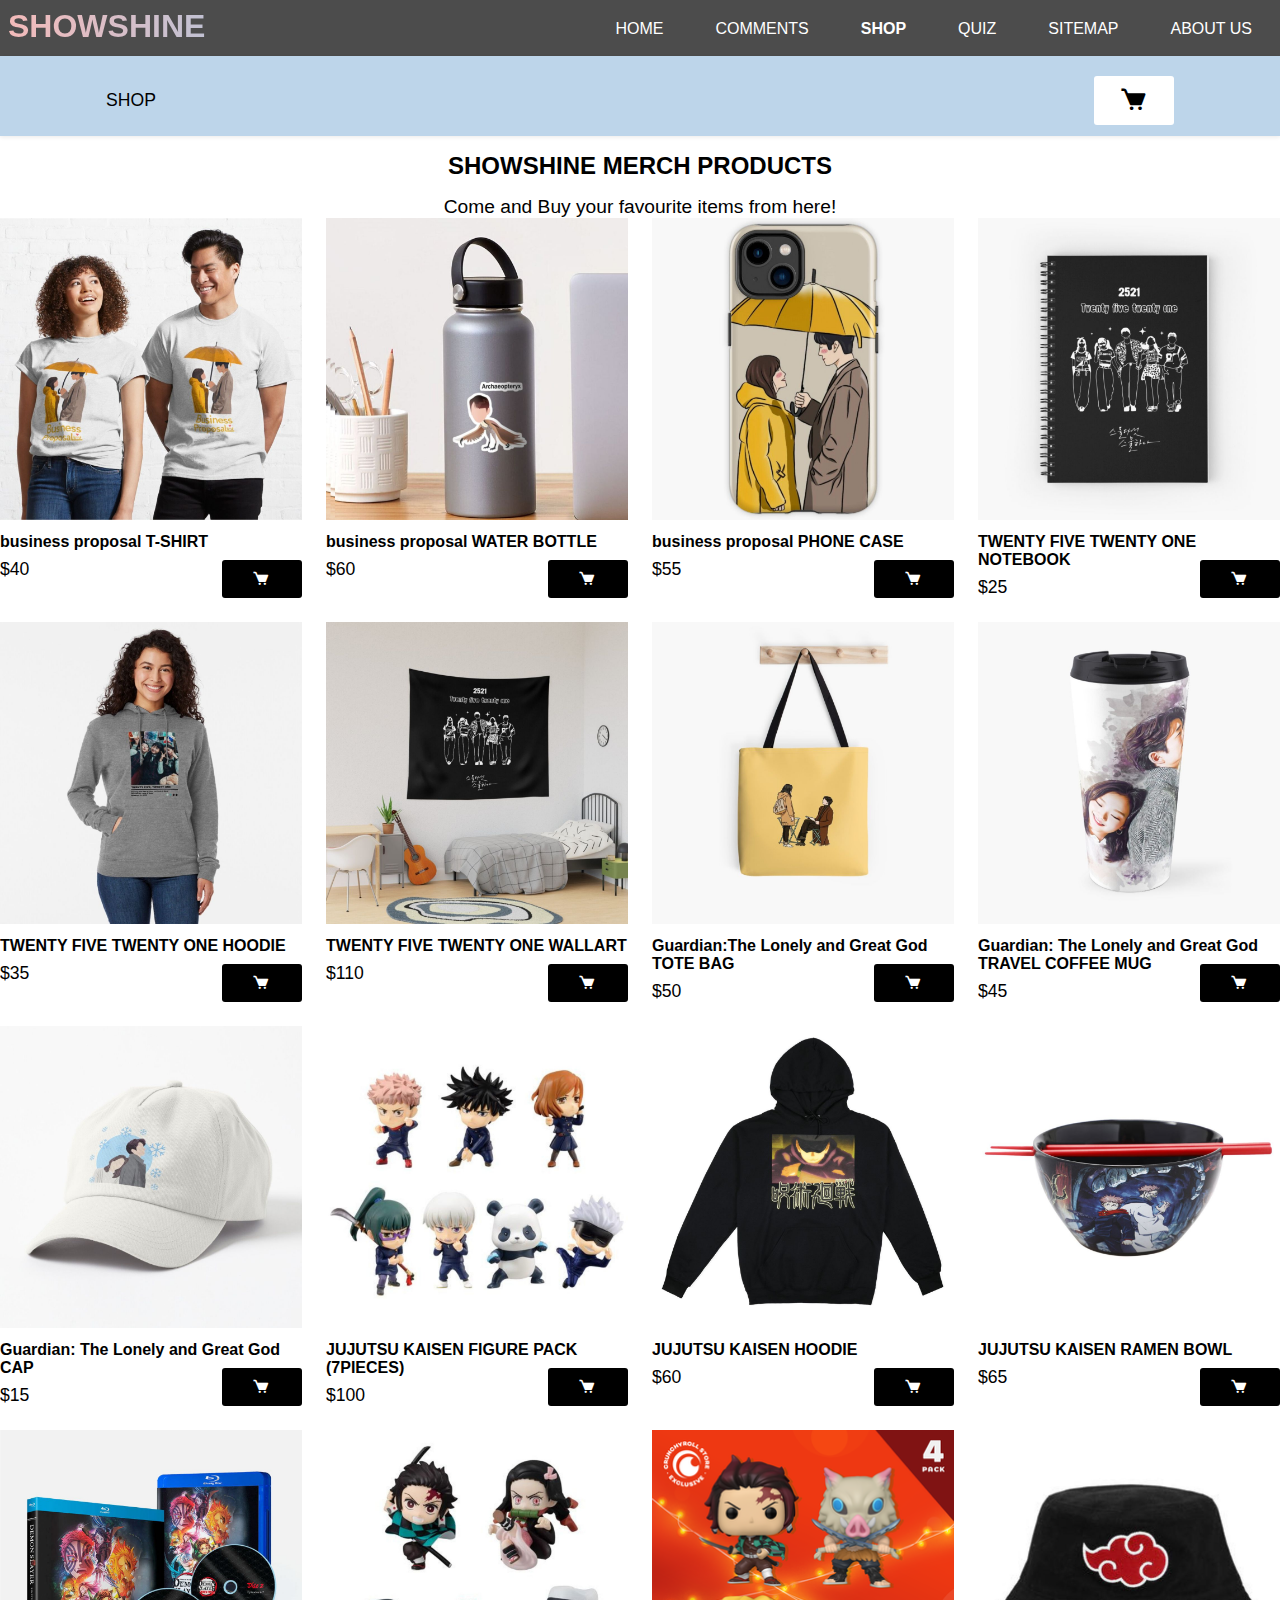
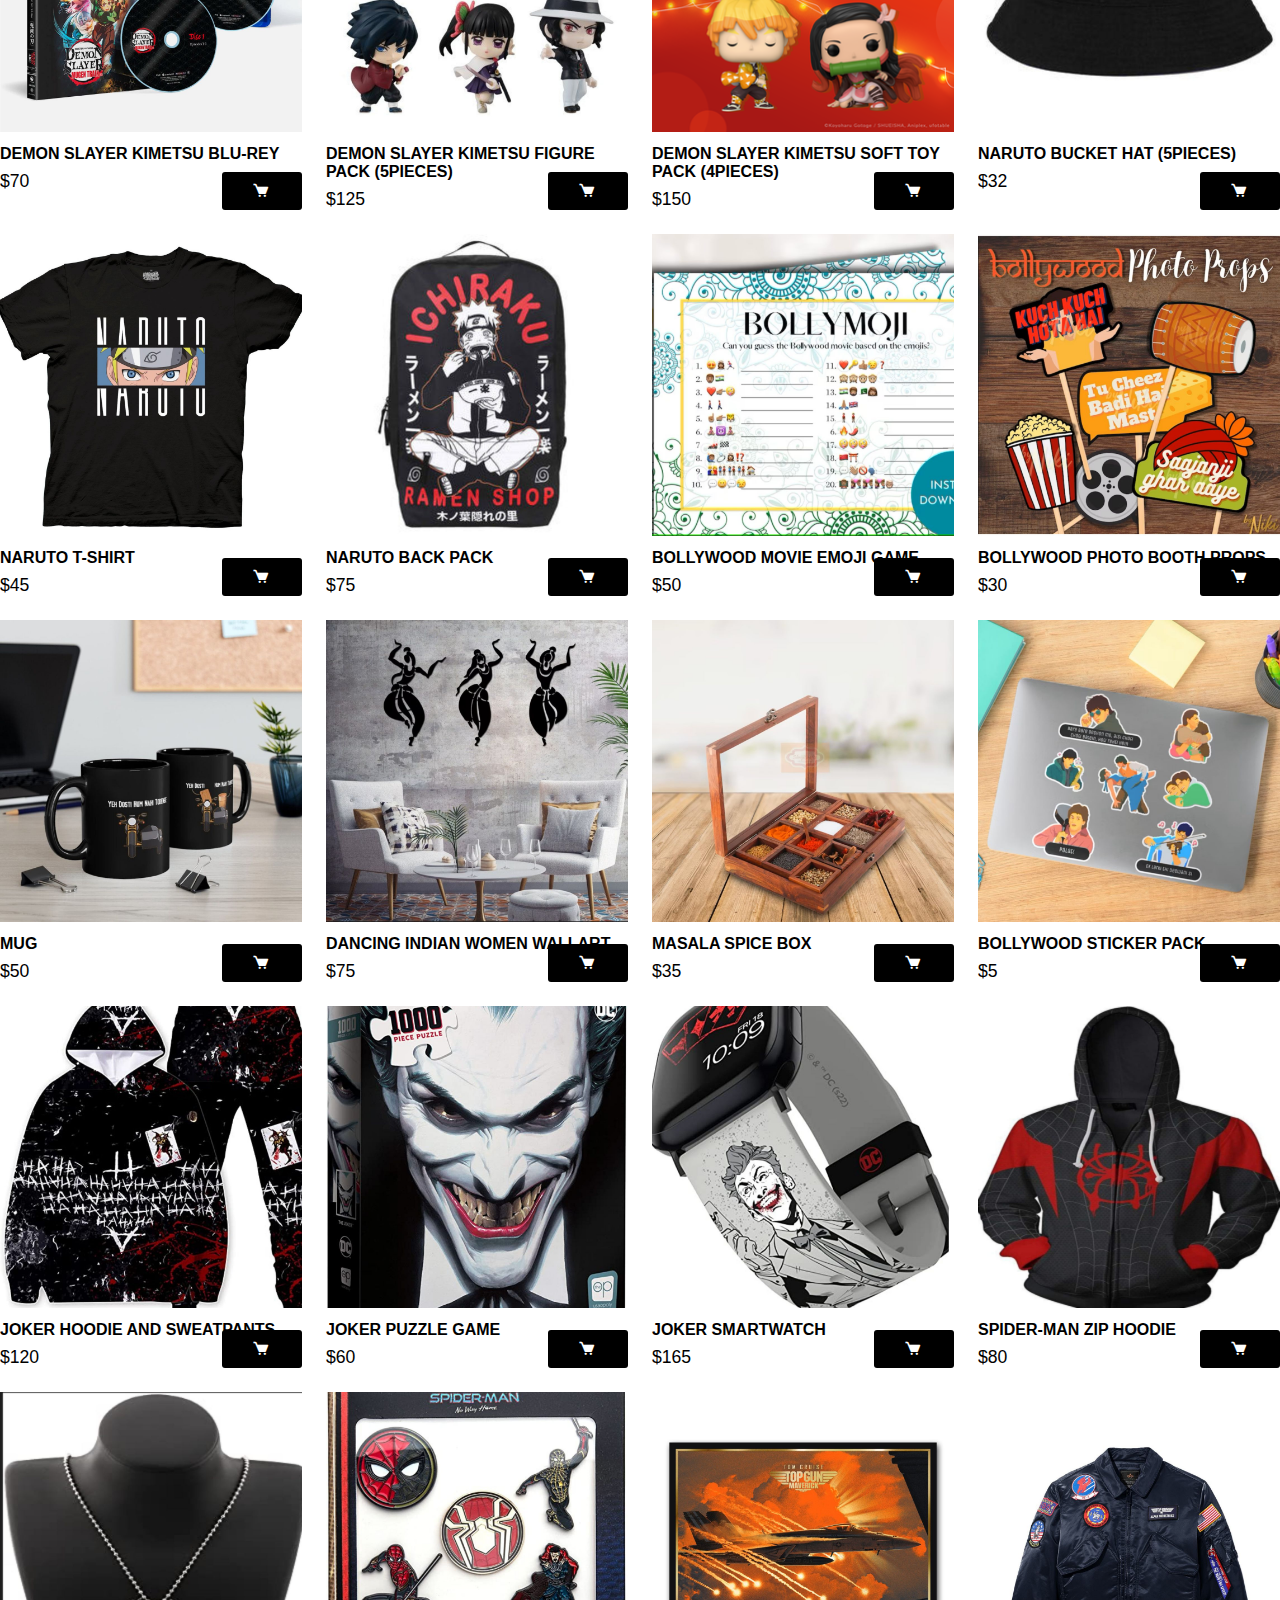
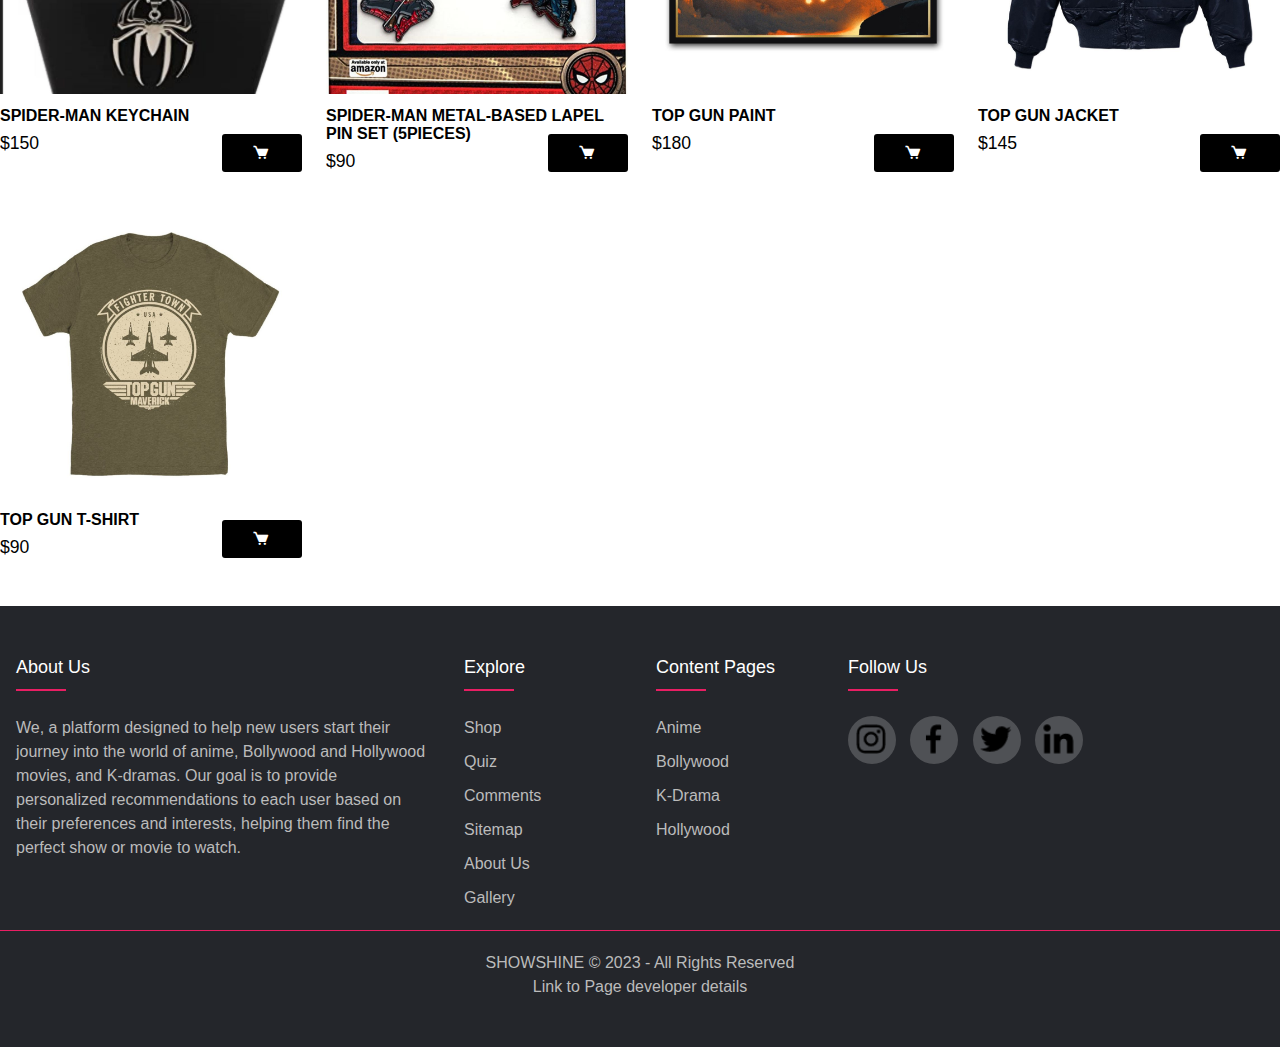
<file: buypro.html>
<!DOCTYPE html>
<html lang="en">
<head>
    <meta charset="UTF-8">
    <meta http-equiv="X-UA-Compatible" content="IE=edge">
    <meta name="viewport" content="width=device-width, initial-scale=1.0">
    <title>Student1</title>
    <link rel="stylesheet" href="buypro.css">
    <!-- Icons -->
    <link href='https://unpkg.com/boxicons@2.1.4/css/boxicons.min.css' rel='stylesheet'>
    <link rel="stylesheet" href="common.css">

</head>
<body>

    <header class="nav-header">
        <h1 class="gradient-text logo">SHOWSHINE</h1>
        <input type="checkbox" id="nav-toggle" class="nav-toggle">
        <label for="nav-toggle" class="nav-toggle-label">
          <span></span>
        </label>
        <nav>
          <ul class="nav-elements">
            <li class="nav-item"><a href="#home.html">Home</a></li>
            <li class="nav-item"><a href="#">Comments</a></li>
            <li class="nav-item"><a class="display" href="shop.html">Shop</a></li>
            <li class="nav-item"><a href="quiz.html">Quiz</a></li>
            <li class="nav-item"><a href="sitemap.html">SiteMap</a></li>
            <li class="nav-item"><a href="aboutus.html">About us</a></li>
          </ul>
        </nav>
    </header>

    <header class="shop-header">
        <div class="nav container">
            <p class="shop">SHOP</p>
            <i class='bx bxs-cart' id="cart"></i>
            <div class="cart">
                <h2 class="cart-title">YOUR CART</h2>
                <div class="cart-content">
                </div>
                <div class="total">
                    <div class="total-title">TOTAL</div>
                    <div class="total-price">$0</div>
                </div>
                <button type="button" class="btn-buy">Buy Now</button>
                <i class='bx bxs-x-square' id="close-cart"></i>
                <a class="a-btn" href="payment.html">Pay Now</a>
                <!-- <button type="button" class="btn-pay"></button> -->

            </div>
        </div>
    </header>
    <section class="shop conntaine">
        <h2 class="section-title">SHOWSHINE MERCH PRODUCTS</h2>
        <h3 class="title">Come and Buy your favourite items from here!</h3>
        <div class="shop-content">
            <div class="product-box">
                <img src="3.bs-t.jpg" alt="" class="product-img">
                <h2 class="product-title">business proposal T-SHIRT</h2>
                <span class="price">$40</span>
                <i class='bx bxs-cart add-cart'></i>
            </div>
            <div class="product-box">
                <img src="2.bottel.jpg" alt="" class="product-img">
                <h2 class="product-title">business proposal WATER BOTTLE</h2>
                <span class="price">$60</span>
                <i class='bx bxs-cart add-cart'></i>
            </div>
            <div class="product-box">
                <img src="4.phcover.jpg" alt="" class="product-img">
                <h2 class="product-title">business proposal PHONE CASE</h2>
                <span class="price">$55</span>
                <i class='bx bxs-cart add-cart'></i>
            </div>
            <!-- <h3 class="title">BlackPink</h3> -->
            <div class="product-box">
                <img src="31.book.jpg" alt="" class="product-img">
                <h2 class="product-title">TWENTY FIVE TWENTY ONE NOTEBOOK</h2>
                <span class="price">$25</span>
                <i class='bx bxs-cart add-cart'></i>
            </div><div class="product-box">
                <img src="30.t.jpg" alt="" class="product-img">
                <h2 class="product-title">TWENTY FIVE TWENTY ONE HOODIE</h2>
                <span class="price">$35</span>
                <i class='bx bxs-cart add-cart'></i>
            </div><div class="product-box">
                <img src="32.wall.jpg" alt="" class="product-img">
                <h2 class="product-title">TWENTY FIVE TWENTY ONE WALLART</h2>
                <span class="price">$110</span>
                <i class='bx bxs-cart add-cart'></i>
            </div>
            <!-- <h3 class="title">Stray Kids</h3> -->
            <div class="product-box">
                <img src="7.anime.jpg" alt="" class="product-img">
                <h2 class="product-title">Guardian:The Lonely and Great God TOTE BAG</h2>
                <span class="price">$50</span>
                <i class='bx bxs-cart add-cart'></i>
            </div><div class="product-box">
                <img src="8.hot.jpg" alt="" class="product-img">
                <h2 class="product-title">Guardian: The Lonely and Great God TRAVEL COFFEE MUG</h2>
                <span class="price">$45</span>
                <i class='bx bxs-cart add-cart'></i>
            </div><div class="product-box">
                <img src="26.cap.jpg" alt="" class="product-img">
                <h2 class="product-title">Guardian: The Lonely and Great God CAP</h2>
                <span class="price">$15</span>
                <i class='bx bxs-cart add-cart'></i>
            </div>
            <!-- <h2 class="section-title">ANIME PRODUCTS</h2>
            <h3 class="title">Jujutsu Kaisen</h3> -->
            <div class="product-box">
                <img src="12.anime.jpg" alt="" class="product-img">
                <h2 class="product-title">JUJUTSU KAISEN FIGURE PACK (7PIECES)</h2>
                <span class="price">$100</span>
                <i class='bx bxs-cart add-cart'></i>
            </div>
            <div class="product-box">
                <img src="13.hoodie.jpg" alt="" class="product-img">
                <h2 class="product-title">JUJUTSU KAISEN HOODIE</h2>
                <span class="price">$60</span>
                <i class='bx bxs-cart add-cart'></i>
            </div>
            <div class="product-box">
                <img src="14.ramen.jpg" alt="" class="product-img">
                <h2 class="product-title">JUJUTSU KAISEN RAMEN BOWL</h2>
                <span class="price">$65</span>
                <i class='bx bxs-cart add-cart'></i>
            </div>
            <!-- <h3 class="title">Demon Slayesr Kimetsu</h3> -->
            <div class="product-box">
                <img src="6.anime.jpg" alt="" class="product-img">
                <h2 class="product-title">DEMON SLAYER KIMETSU BLU-REY</h2>
                <span class="price">$70</span>
                <i class='bx bxs-cart add-cart'></i>
            </div><div class="product-box">
                <img src="5.anime.jpg" alt="" class="product-img">
                <h2 class="product-title">DEMON SLAYER KIMETSU FIGURE PACK (5PIECES)</h2>
                <span class="price">$125</span>
                <i class='bx bxs-cart add-cart'></i>
            </div><div class="product-box">
                <img src="Demon_Slayer_Kimetsu_Toy.jpeg" alt="" class="product-img">
                <h2 class="product-title">DEMON SLAYER KIMETSU SOFT TOY PACK (4PIECES)</h2>
                <span class="price">$150</span>
                <i class='bx bxs-cart add-cart'></i>
            </div>
            <!-- <h3 class="title">Naruto</h3> -->
            <div class="product-box">
                <img src="16.anime.jpg" alt="" class="product-img">
                <h2 class="product-title">NARUTO BUCKET HAT (5PIECES)</h2>
                <span class="price">$32</span>
                <i class='bx bxs-cart add-cart'></i>
            </div>
            <div class="product-box">
                <img src="17.anime.jpg" alt="" class="product-img">
                <h2 class="product-title">NARUTO T-SHIRT</h2>
                <span class="price">$45</span>
                <i class='bx bxs-cart add-cart'></i>
            </div>
            <div class="product-box">
                <img src="15.anime.jpg" alt="" class="product-img">
                <h2 class="product-title">NARUTO BACK PACK</h2>
                <span class="price">$75</span>
                <i class='bx bxs-cart add-cart'></i>
            </div>
        <!-- <h2 class="section-title">BOLLYWOOD</h2> -->
            <div class="product-box">
                    <img src="19.bolly.jpg" alt="" class="product-img">
                    <h2 class="product-title">BOLLYWOOD MOVIE EMOJI GAME</h2>
                    <span class="price">$50</span>
                    <i class='bx bxs-cart add-cart'></i>
            </div>
            <div class="product-box">
                <img src="18.bolly.jpg" alt="" class="product-img">
                <h2 class="product-title">BOLLYWOOD PHOTO BOOTH PROPS</h2>
                <span class="price">$30</span>
                <i class='bx bxs-cart add-cart'></i>
            </div>
            <div class="product-box">
                <img src="1.mug.jpg" alt="" class="product-img">
                <h2 class="product-title">MUG</h2>
                <span class="price">$50</span>
                <i class='bx bxs-cart add-cart'></i>
            </div>
            <div class="product-box">
                <img src="21.bolly.jpg" alt="" class="product-img">
                <h2 class="product-title">DANCING INDIAN WOMEN WALLART</h2>
                <span class="price">$75</span>
                <i class='bx bxs-cart add-cart'></i>
            </div>
            <div class="product-box">
                <img src="22.bolly.jpg" alt="" class="product-img">
                <h2 class="product-title">MASALA SPICE BOX</h2>
                <span class="price">$35</span>
                <i class='bx bxs-cart add-cart'></i>
            </div>
            <div class="product-box">
                <img src="20.bolly.jpg" alt="" class="product-img">
                <h2 class="product-title">BOLLYWOOD STICKER PACK</h2>
                <span class="price">$5</span>
                <i class='bx bxs-cart add-cart'></i>
            </div>
        <!-- <h2 class="section-title">HOLLYWOOD</h2>
        <h3 class="title">Joker</h3> -->
            <div class="product-box">
                <img src="9.full.jpg" alt="" class="product-img">
                <h2 class="product-title">JOKER HOODIE AND SWEATPANTS</h2>
                <span class="price">$120</span>
                <i class='bx bxs-cart add-cart'></i>
            </div>
            <div class="product-box">
                <img src="10.joker.jpg" alt="" class="product-img">
                <h2 class="product-title">JOKER PUZZLE GAME</h2>
                <span class="price">$60</span>
                <i class='bx bxs-cart add-cart'></i>
            </div>
            <div class="product-box">
                <img src="11.joker.jpg" alt="" class="product-img">
                <h2 class="product-title">JOKER SMARTWATCH</h2>
                <span class="price">$165</span>
                <i class='bx bxs-cart add-cart'></i>
            </div>
            <!-- <h3 class="title">Spider-Man</h3> -->
            <div class="product-box">
                <img src="24.hoodie.jpg" alt="" class="product-img">
                <h2 class="product-title">SPIDER-MAN ZIP HOODIE</h2>
                <span class="price">$80</span>
                <i class='bx bxs-cart add-cart'></i>
            </div><div class="product-box">
                <img src="23.necles.jpg" alt="" class="product-img">
                <h2 class="product-title">SPIDER-MAN KEYCHAIN</h2>
                <span class="price">$150</span>
                <i class='bx bxs-cart add-cart'></i>
            </div><div class="product-box">
                <img src="25.spi.jpg" alt="" class="product-img">
                <h2 class="product-title">SPIDER-MAN METAL-BASED LAPEL PIN SET (5PIECES)</h2>
                <span class="price">$90</span>
                <i class='bx bxs-cart add-cart'></i>
            </div>
            <!-- <h3 class="title">Top Gun</h3> -->
            <div class="product-box">
                <img src="28.top.jpg" alt="" class="product-img">
                <h2 class="product-title">TOP GUN PAINT</h2>
                <span class="price">$180</span>
                <i class='bx bxs-cart add-cart'></i>
            </div>
            <div class="product-box">
                <img src="27.top.jpg" alt="" class="product-img">
                <h2 class="product-title">TOP GUN JACKET</h2>
                <span class="price">$145</span>
                <i class='bx bxs-cart add-cart'></i>
            </div>
            <div class="product-box">
                <img src="29.top.jpg" alt="" class="product-img">
                <h2 class="product-title">TOP GUN T-SHIRT</h2>
                <span class="price">$90</span>
                <i class='bx bxs-cart add-cart'></i>
            </div>
        </div>
    </section>

    <footer class="footer">
        <div class="footer_container">
          <div class="footer_row">
    
            <div class="footer-col aboutus">
              <h4>About Us</h4>
              <p>
                We, a platform designed to help new users start their journey into the world of anime, Bollywood and
                Hollywood movies, and K-dramas.
                Our goal is to provide personalized recommendations to each user based on their preferences and interests,
                helping them find the perfect show or movie to watch.
              </p>
            </div>
    
            <div class="footer-col explore">
              <h4>Explore</h4>
              <ul>
                <li><a href="buypro.html">shop</a></li>
                <li><a href="#">quiz</a></li>
                <!-- li>a to get many at once -->
                <li><a href="comments.html">comments</a></li>
                <li><a href="#">sitemap</a></li>
                <li><a href="team.html">about us</a></li>
                <li><a href="#">gallery</a></li>
              </ul>
            </div>
    
            <div class="footer-col shop-footer">
              <h4>Content Pages</h4>
              <ul>
                <li><a href="shop.html">Anime </a></li>
                <li><a href="shop.html">Bollywood </a></li>
                <li><a href="kdrama.html">K-Drama </a></li>
                <li><a href="shop.html">Hollywood</a></li>
              </ul>
            </div>
    
            <div class="footer-col links">
              <h4>follow us</h4>
              <div class="social-links">
                <a href="https://www.instagram.com/"><img src="instagram-logo-24.png" alt="icon-instagram"></a>
                <a href="https://www.facebook.com/"><img src="facebook-logo-24.png" alt="facebook-logo"></a>
                <a href="https://twitter.com/?lang=en"><img src="twitter-logo-24.png" alt="twitter-logo"></a>
                <a href="https://www.linkedin.com/"><img src="linkedin-logo-24.png" alt="linkedin-logo"></a>
              </div>
            </div>
          </div>
          <hr>
          <p class="footer_copyright">SHOWSHINE © 2023 - All Rights Reserved</p>
          <div class="footer_page_editor">
            <a href="editor.html">Link to Page developer details</a>
          </div>
        </div>
      </footer>

    <script src="buypro.js"></script>
</body>
</html>
</file>
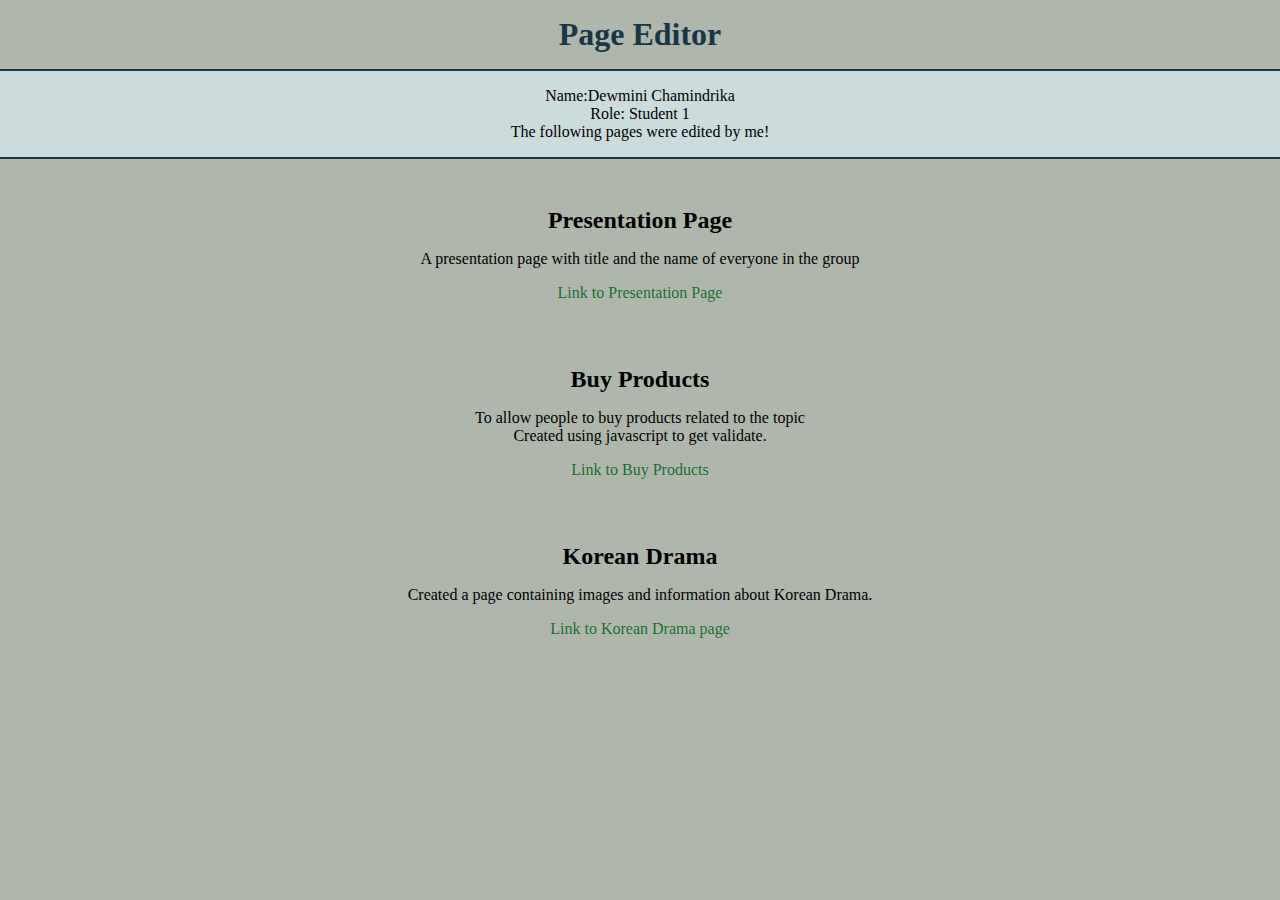
<file: editor.html>
<!DOCTYPE html>
<html lang="en">
  <head>
    <meta charset="UTF-8">
    <meta http-equiv="X-UA-Compatible" content="IE=edge">
    <meta name="viewport" content="width=device-width, initial-scale=1.0">
    <link rel="stylesheet" href="editor.css">
    <title>Page Editor - Dewmini Chamindrika</title>
  </head>
  <body>
    <header>
      <h1>Page Editor</h1>
      <hr>
      <div class="details">
        <p>Name:Dewmini Chamindrika</p>
        <p>Role: Student 1</p>
        <p>The following pages were edited by me!</p>
      </div>
      <hr>
    </header>

    <main>
      <div class="content">
        <h2>Presentation Page</h2>
        <p>A presentation page with title and the name of everyone in the group</p>
        <div class="content-link">
          <a href="presentetion.html">Link to Presentation Page</a>
        </div>
      </div>

      <div class="content">
        <h2> Buy Products</h2>
        <p>To allow people to buy products related to the topic</p>
        <p>Created using javascript to get validate.</p>
        <div class="content-link">
          <a href="buypro.html">Link to Buy Products</a>
        </div>
      </div>

      <div class="content">
        <h2>Korean Drama</h2>
        <p>Created a page containing images and information about Korean Drama.</p>
        <div class="content-link">
          <a href="kdrama.html">Link to Korean Drama page</a>
        </div>
      </div>
    </main>
  </body>
</html>
</file>
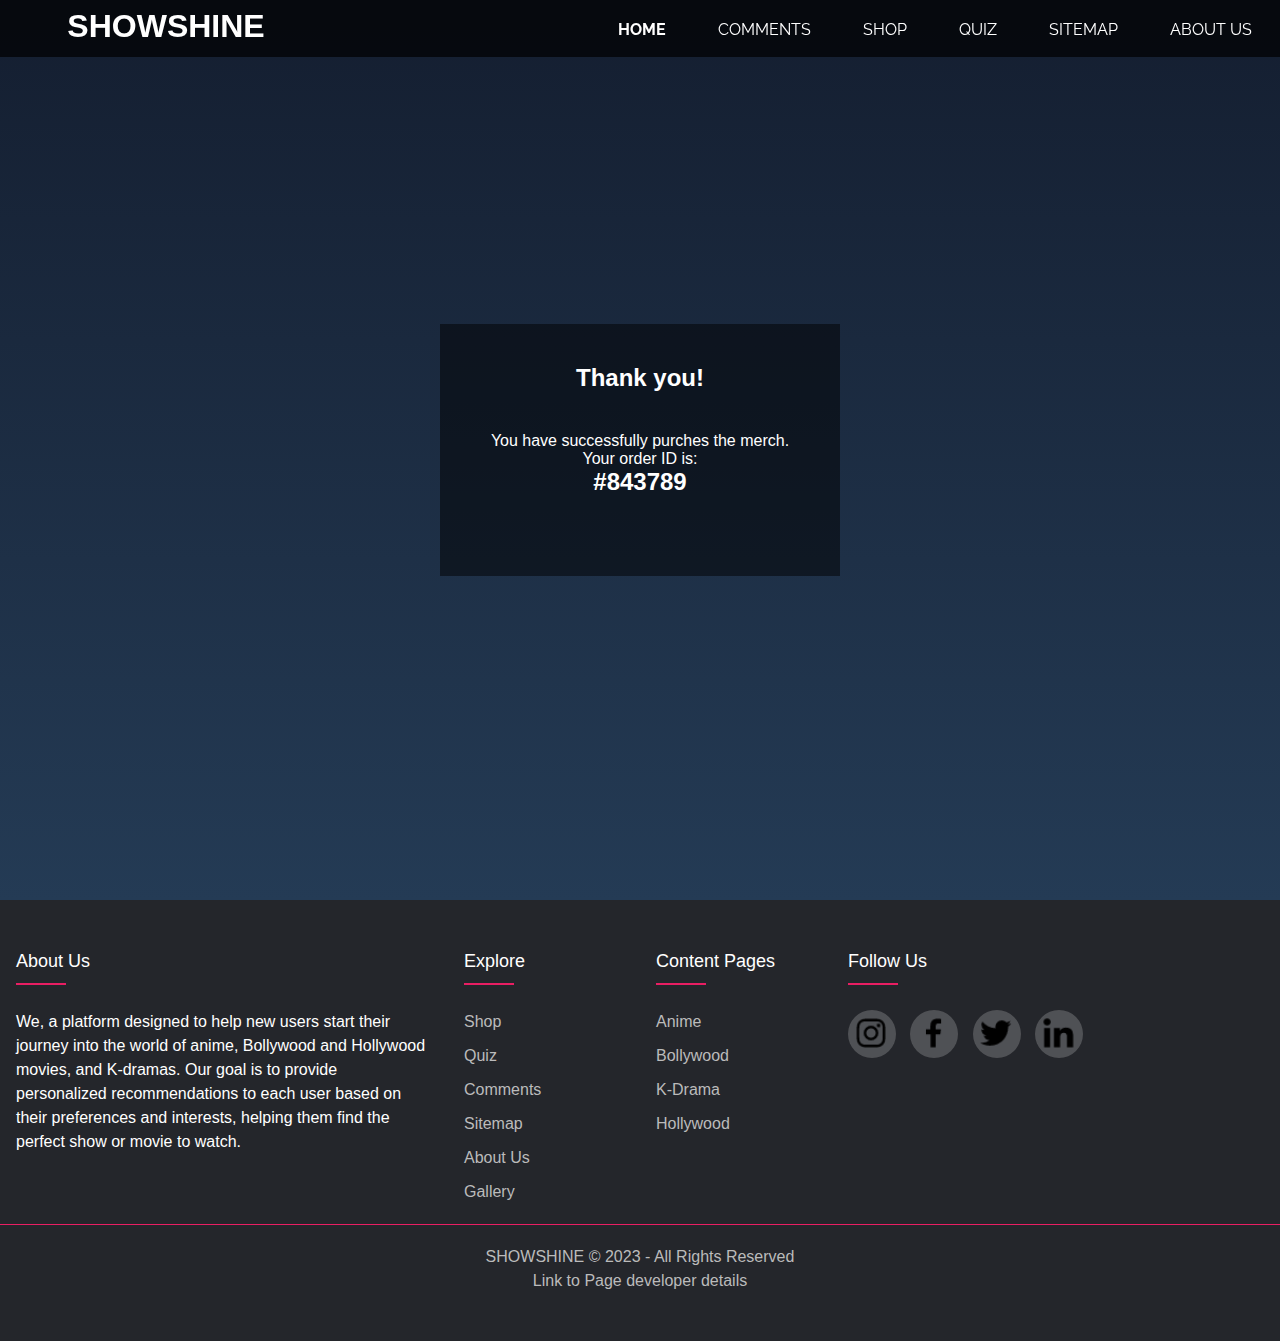
<file: final.html>
<!DOCTYPE html>
<html lang="en">
<head>
    <meta charset="UTF-8">
    <meta http-equiv="X-UA-Compatible" content="IE=edge">
    <meta name="viewport" content="width=device-width, initial-scale=1.0">
    <title>Student1_payment_final</title>
    <link rel="stylesheet" href="final.css">
</head>
<body>

    <header>
        <h1 class="gradient-text logo">SHOWSHINE</h1>
        <input type="checkbox" id="nav-toggle" class="nav-toggle">
        <label for="nav-toggle" class="nav-toggle-label">
          <span></span>
        </label>
        <nav>
          <ul class="nav-elements">
            <li class="nav-item">
              <a class="display" href="#home.html">Home</a>
            </li>
            <li class="nav-item"><a href="#">Comments</a></li>
            <li class="nav-item"><a href="shop.html">Shop</a></li>
            <li class="nav-item"><a href="quiz.html">Quiz</a></li>
            <li class="nav-item"><a href="sitemap.html">SiteMap</a></li>
            <li class="nav-item"><a href="aboutus.html">About us</a></li>
          </ul>
        </nav>
    </header>

    <div class="container">
        <div class="thankyou-box">
            <h2>Thank you!</h2>
            <form>
                <p>You have successfully purches the merch.</p>
                <p>Your order ID is:</p>
                <h2>#843789</h2>
            </form>
        </div>
    </div>
    
    <footer class="footer">
      <div class="footer_container">
        <div class="footer_row">
  
          <div class="footer-col aboutus">
            <h4>About Us</h4>
            <p>
              We, a platform designed to help new users start their journey into the world of anime, Bollywood and
              Hollywood movies, and K-dramas.
              Our goal is to provide personalized recommendations to each user based on their preferences and interests,
              helping them find the perfect show or movie to watch.
            </p>
          </div>
  
          <div class="footer-col explore">
            <h4>Explore</h4>
            <ul>
              <li><a href="buypro.html">shop</a></li>
              <li><a href="#">quiz</a></li>
              <!-- li>a to get many at once -->
              <li><a href="comments.html">comments</a></li>
              <li><a href="#">sitemap</a></li>
              <li><a href="team.html">about us</a></li>
              <li><a href="#">gallery</a></li>
            </ul>
          </div>
  
          <div class="footer-col shop">
            <h4>Content Pages</h4>
            <ul>
              <li><a href="shop.html">Anime </a></li>
              <li><a href="shop.html">Bollywood </a></li>
              <li><a href="kdrama.html">K-Drama </a></li>
              <li><a href="shop.html">Hollywood</a></li>
            </ul>
          </div>
  
          <div class="footer-col links">
            <h4>follow us</h4>
            <div class="social-links">
              <a href="https://www.instagram.com/"><img src="instagram-logo-24.png" alt="icon-instagram"></a>
              <a href="https://www.facebook.com/"><img src="facebook-logo-24.png" alt="facebook-logo"></a>
              <a href="https://twitter.com/?lang=en"><img src="twitter-logo-24.png" alt="twitter-logo"></a>
              <a href="https://www.linkedin.com/"><img src="linkedin-logo-24.png" alt="linkedin-logo"></a>
            </div>
          </div>
        </div>
        <hr>
        <p class="footer_copyright">SHOWSHINE © 2023 - All Rights Reserved</p>
        <div class="footer_page_editor">
          <a href="editor.html">Link to Page developer details</a>
        </div>
      </div>
  
    </footer>

</body>
</html>
</file>
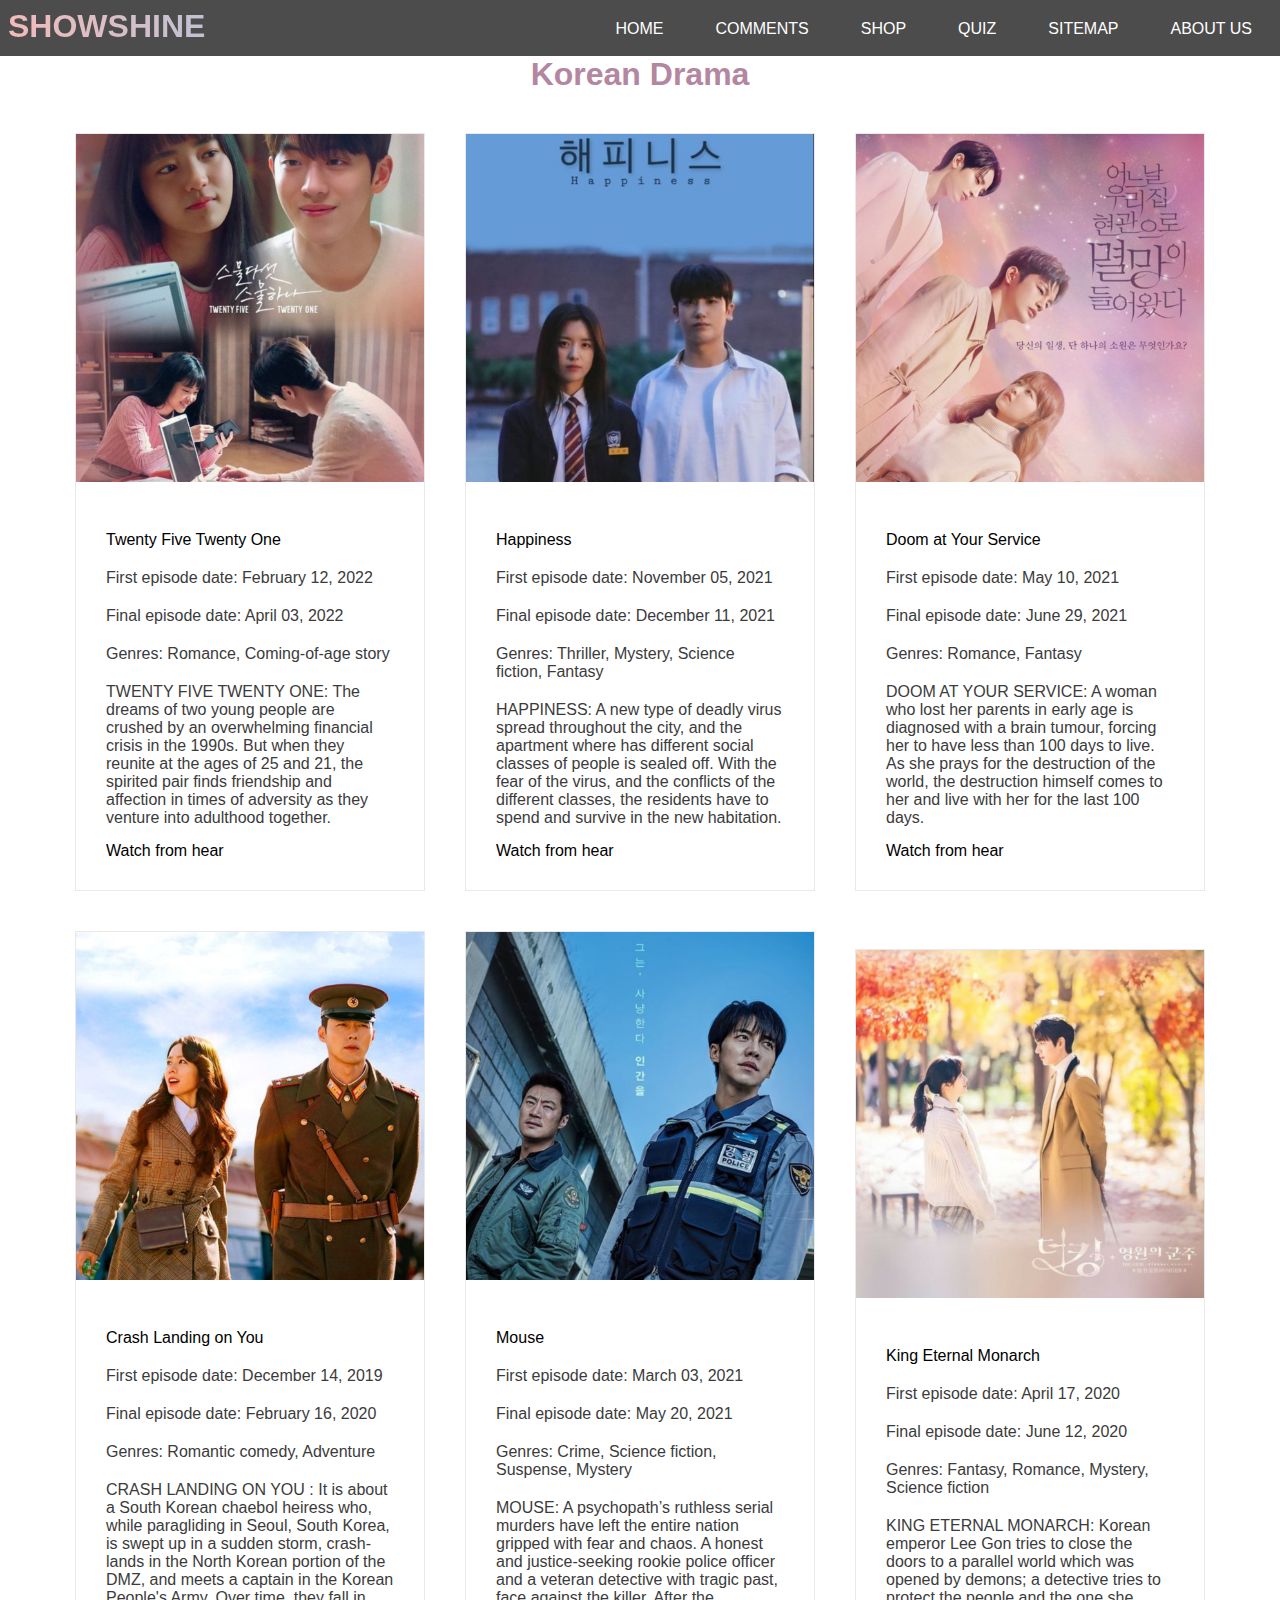
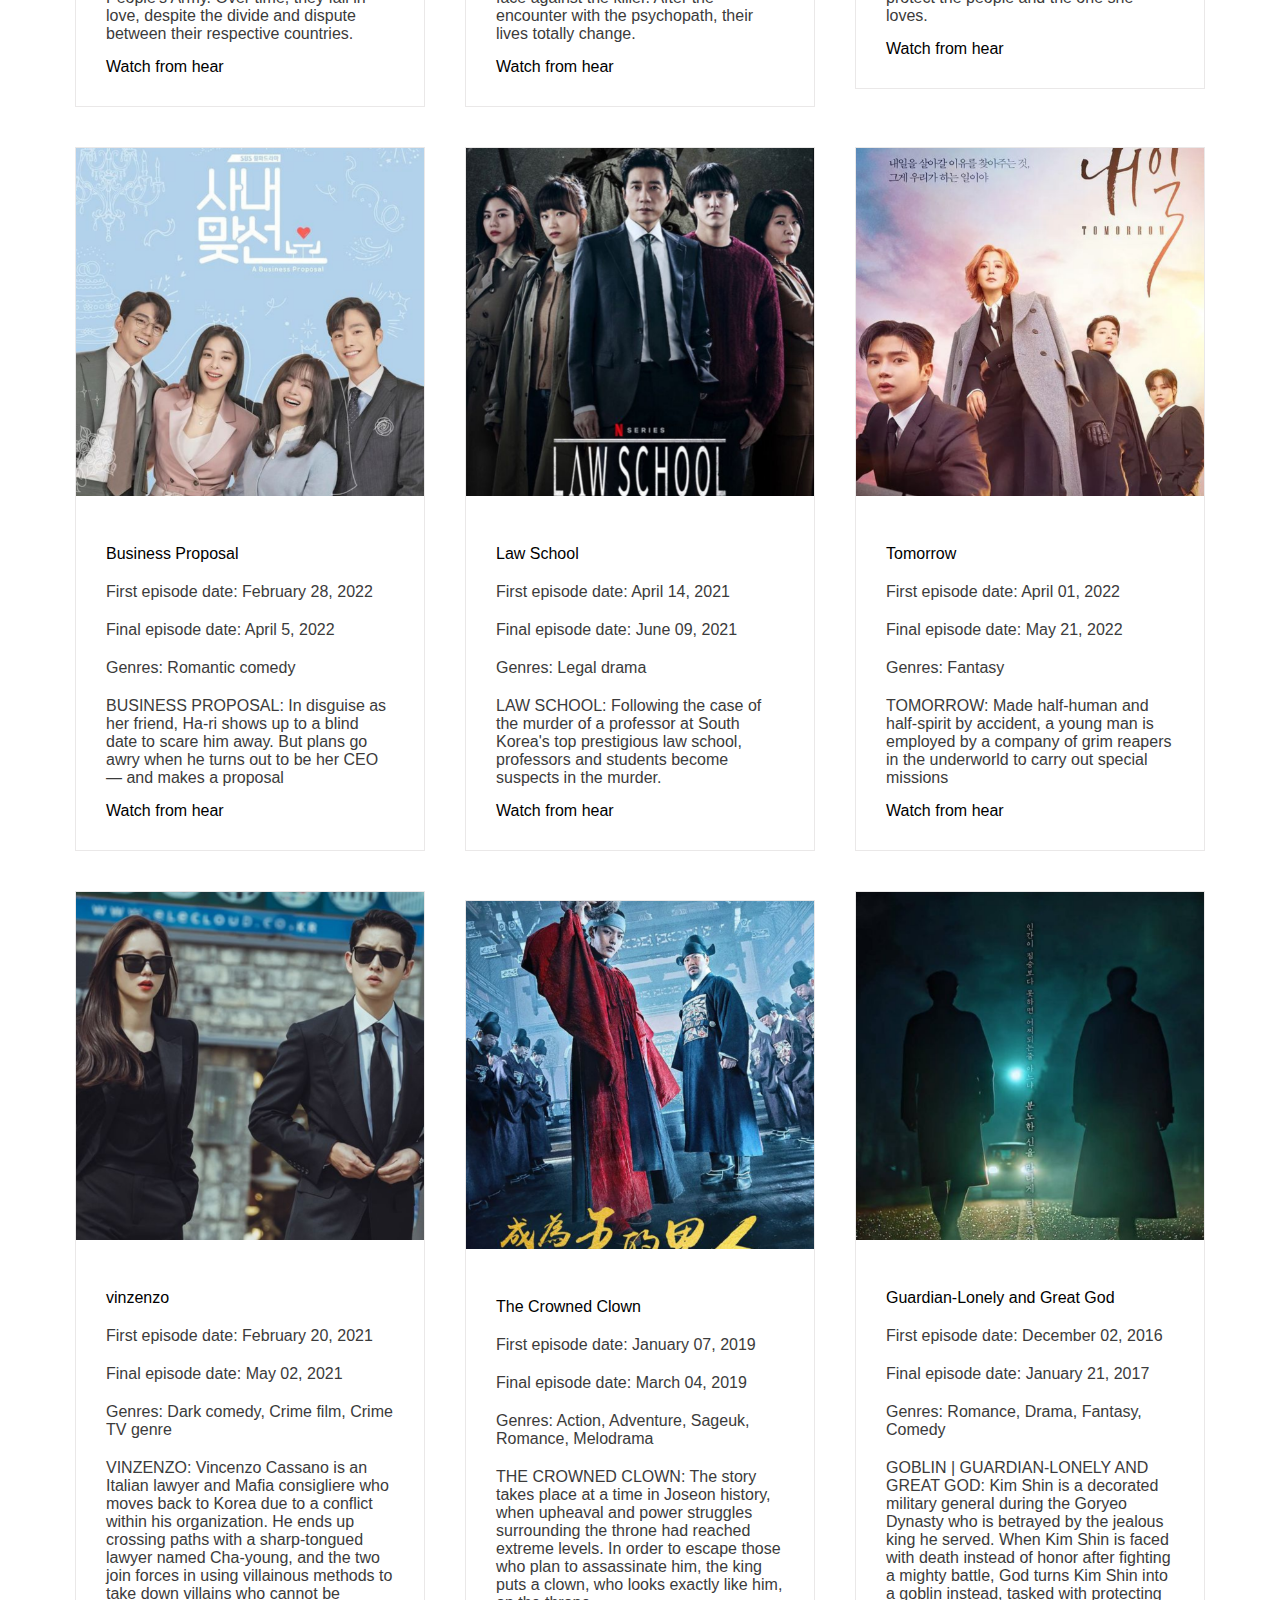
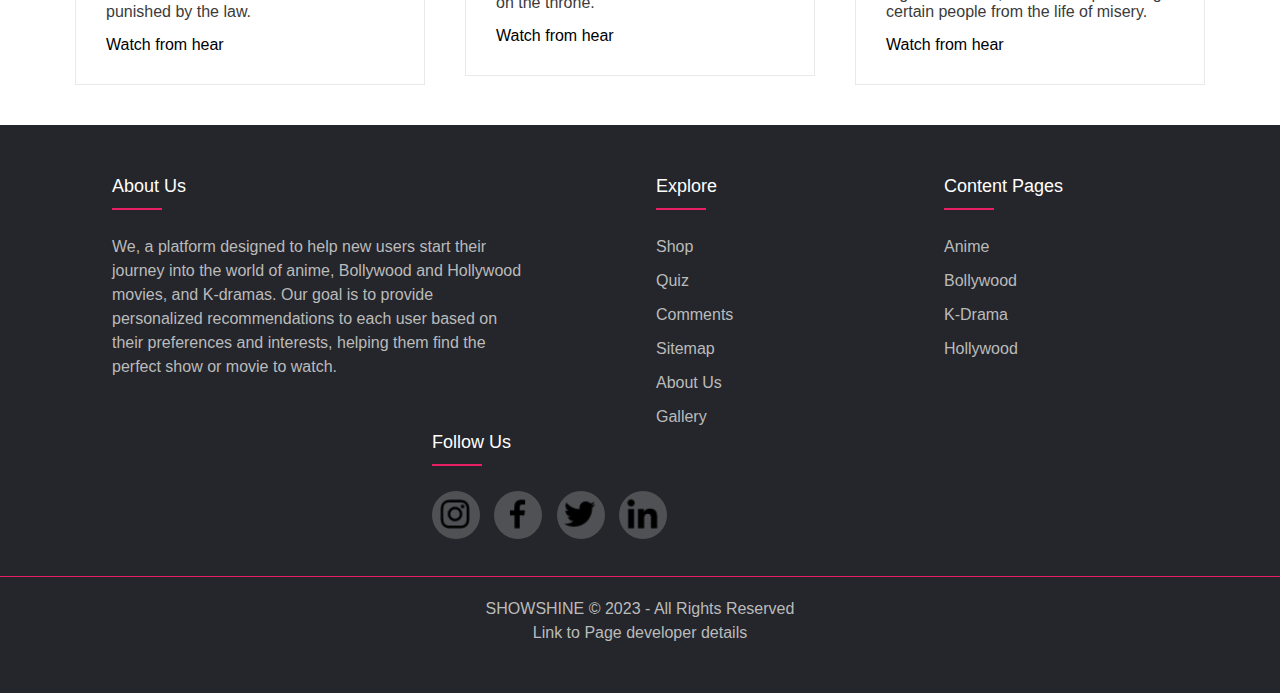
<file: kdrama.html>
<!DOCTYPE html>
<html lang="en">
<head>
    <meta charset="UTF-8">
    <meta http-equiv="X-UA-Compatible" content="IE=edge">
    <meta name="viewport" content="width=device-width, initial-scale=1.0">
    <title>Student1_KDrama</title>
    <link rel="stylesheet" href="kdrama.css">
    <link rel="stylesheet" href="common.css">
</head>
<body>

    <header class="nav-header">
        <h1 class="gradient-text logo">SHOWSHINE</h1>
        <input type="checkbox" id="nav-toggle" class="nav-toggle">
        <label for="nav-toggle" class="nav-toggle-label">
          <span></span>
        </label>
        <nav>
          <ul class="nav-elements">
            <li class="nav-item"><a href="#home.html">Home</a></li>
            <li class="nav-item"><a href="#">Comments</a></li>
            <li class="nav-item"><a href="shop.html">Shop</a></li>
            <li class="nav-item"><a href="quiz.html">Quiz</a></li>
            <li class="nav-item"><a href="sitemap.html">SiteMap</a></li>
            <li class="nav-item"><a href="aboutus.html">About us</a></li>
          </ul>
        </nav>
    </header>

    <section class="kdrama">   
        <!-- Kdrama -->
        <div class="kdrama-heading">
            <!-- Kdrama-heading -->
            <h3>Korean Drama</h3>
        </div>
        <div class="kdrama-container">

            <div class="kdrama-box">
                <div class="kdrama-img">
                    <img src="1.png" alt="">
                </div>
                <div class="kdrama-text">
                    <a href="#" class="kdrama-title">Twenty Five Twenty One</a>
                    <p>First episode date: February 12, 2022 </p>
                    <p>Final episode date: April 03, 2022</p>
                    <p>Genres: Romance, Coming-of-age story</p>
                    <p>TWENTY FIVE TWENTY ONE: The dreams of two young people are crushed by an overwhelming financial crisis in the 1990s. But when they reunite at the ages of 25 and 21, the spirited pair finds friendship and affection in times of adversity as they venture into adulthood together.</p>
                    <a href="#">Watch from hear</a>
                </div>
            </div>

            <div class="kdrama-box">
                <div class="kdrama-img">
                    <img src="6.png" alt="">
                </div>
                <div class="kdrama-text">
                    <a href="#" class="kdrama-title">Happiness</a>
                    <p>First episode date: November 05, 2021</p>
                    <p>Final episode date: December 11, 2021</p>
                    <p>Genres: Thriller, Mystery, Science fiction, Fantasy</p>
                    <p>HAPPINESS: A new type of deadly virus spread throughout the city, and the apartment where has different social classes of people is sealed off. With the fear of the virus, and the conflicts of the different classes, the residents have to spend and survive in the new habitation.</p>
                    <a href="#">Watch from hear</a>
                </div>
            </div>

            <div class="kdrama-box">
                <div class="kdrama-img">
                    <img src="4.png" alt="">
                </div>
                <div class="kdrama-text">
                    <a href="#" class="kdrama-title">Doom at Your Service</a>
                    <p>First episode date: May 10, 2021</p>
                    <p>Final episode date: June 29, 2021</p>
                    <p>Genres: Romance, Fantasy</p>
                    <p>DOOM AT YOUR SERVICE: A woman who lost her parents in early age is diagnosed with a brain tumour, forcing her to have less than 100 days to live. As she prays for the destruction of the world, the destruction himself comes to her and live with her for the last 100 days.</p>
                    <a href="#">Watch from hear</a>
                </div>
            </div>

            <div class="kdrama-box">
                <div class="kdrama-img">
                    <img src="3.png" alt="">
                </div>
                <div class="kdrama-text">
                    <a href="#" class="kdrama-title">Crash Landing on You</a>
                    <p>First episode date: December 14, 2019 </p>
                    <p>Final episode date: February 16, 2020</p>
                    <p>Genres: Romantic comedy, Adventure</p>
                    <p>CRASH LANDING ON YOU : It is about a South Korean chaebol heiress who, while paragliding in Seoul, South Korea, is swept up in a sudden storm, crash-lands in the North Korean portion of the DMZ, and meets a captain in the Korean People's Army. Over time, they fall in love, despite the divide and dispute between their respective countries.</p>
                    <a href="#">Watch from hear</a>
                </div>
            </div>

            <div class="kdrama-box">
                <div class="kdrama-img">
                    <img src="9.png" alt="">
                </div>
                <div class="kdrama-text">
                    <a href="#" class="kdrama-title">Mouse</a>
                    <p>First episode date: March 03, 2021</p>
                    <p>Final episode date: May 20, 2021</p>
                    <p>Genres: Crime, Science fiction, Suspense, Mystery</p>
                    <p>MOUSE: A psychopath’s ruthless serial murders have left the entire nation gripped with fear and chaos. A honest and justice-seeking rookie police officer and a veteran detective with tragic past, face against the killer. After the encounter with the psychopath, their lives totally change.</p>
                    <a href="#">Watch from hear</a>
                </div>
            </div>

            <div class="kdrama-box">
                <div class="kdrama-img">
                    <img src="7.png" alt="">
                </div>
                <div class="kdrama-text">
                    <a href="#" class="kdrama-title">King Eternal Monarch</a>
                    <p>First episode date: April 17, 2020 </p>
                    <p>Final episode date: June 12, 2020</p>
                    <p>Genres:  Fantasy, Romance, Mystery, Science fiction</p>
                    <p>KING ETERNAL MONARCH: Korean emperor Lee Gon tries to close the doors to a parallel world which was opened by demons; a detective tries to protect the people and the one she loves.</p>
                    <a href="#">Watch from hear</a>
                </div>
            </div>

            <div class="kdrama-box">
                <div class="kdrama-img">
                    <img src="2.png" alt="">
                </div>
                <div class="kdrama-text">
                    <a href="#" class="kdrama-title">Business Proposal</a>
                    <p>First episode date: February 28, 2022</p>
                    <p>Final episode date: April 5, 2022</p>
                    <p>Genres: Romantic comedy</p>
                    <p>BUSINESS PROPOSAL: In disguise as her friend, Ha-ri shows up to a blind date to scare him away. But plans go awry when he turns out to be her CEO — and makes a proposal</p>
                    <a href="#">Watch from hear</a>
                </div>
            </div>

            <div class="kdrama-box">
                <div class="kdrama-img">
                    <img src="8.png" alt="">
                </div>
                <div class="kdrama-text">
                    <a href="#" class="kdrama-title">Law School</a>
                    <p>First episode date: April 14, 2021</p>
                    <p>Final episode date: June 09, 2021</p>
                    <p>Genres: Legal drama</p>
                    <p>LAW SCHOOL:  Following the case of the murder of a professor at South Korea's top prestigious law school, professors and students become suspects in the murder.</p>
                    <a href="#">Watch from hear</a>
                </div>
            </div>

            <div class="kdrama-box">
                <div class="kdrama-img">
                    <img src="11.png" alt="">
                </div>
                <div class="kdrama-text">
                    <a href="#" class="kdrama-title">Tomorrow</a>
                    <p>First episode date: April 01, 2022 </p>
                    <p>Final episode date: May 21, 2022</p>
                    <p>Genres: Fantasy</p>
                    <p>TOMORROW: Made half-human and half-spirit by accident, a young man is employed by a company of grim reapers in the underworld to carry out special missions</p>
                    <a href="#">Watch from hear</a>
                </div>
            </div>

            <div class="kdrama-box">
                <div class="kdrama-img">
                    <img src="13.png" alt="">
                </div>
                <div class="kdrama-text">
                    <a href="#" class="kdrama-title">vinzenzo</a>
                    <p>First episode date: February 20, 2021</p>
                    <p>Final episode date: May 02, 2021</p>
                    <p>Genres: Dark comedy, Crime film, Crime TV genre</p>
                    <p>VINZENZO: Vincenzo Cassano is an Italian lawyer and Mafia consigliere who moves back to Korea due to a conflict within his organization. He ends up crossing paths with a sharp-tongued lawyer named Cha-young, and the two join forces in using villainous methods to take down villains who cannot be punished by the law.</p>
                    <a href="#">Watch from hear</a>
                </div>
            </div>

            <div class="kdrama-box">
                <div class="kdrama-img">
                    <img src="10.png" alt="">
                </div>
                <div class="kdrama-text">
                    <a href="#" class="kdrama-title">The Crowned Clown</a>
                    <p>First episode date: January 07, 2019</p>
                    <p>Final episode date: March 04, 2019</p>
                    <p>Genres: Action, Adventure, Sageuk, Romance, Melodrama</p>
                    <p>THE CROWNED CLOWN: The story takes place at a time in Joseon history, when upheaval and power struggles surrounding the throne had reached extreme levels. In order to escape those who plan to assassinate him, the king puts a clown, who looks exactly like him, on the throne.</p>
                    <a href="#">Watch from hear</a>
                </div>
            </div>

            <div class="kdrama-box">
                <div class="kdrama-img">
                    <img src="5.png" alt="">
                </div>
                <div class="kdrama-text">
                    <a href="#" class="kdrama-title">Guardian-Lonely and Great God</a>
                    <p>First episode date: December 02, 2016</p>
                    <p>Final episode date: January 21, 2017</p>
                    <p>Genres: Romance, Drama, Fantasy, Comedy</p>
                    <p>GOBLIN | GUARDIAN-LONELY AND GREAT GOD: Kim Shin is a decorated military general during the Goryeo Dynasty who is betrayed by the jealous king he served. When Kim Shin is faced with death instead of honor after fighting a mighty battle, God turns Kim Shin into a goblin instead, tasked with protecting certain people from the life of misery.</p>
                    <a href="#">Watch from hear</a>
                </div>
            </div>


        </div>
    </section>

    <footer class="footer">
        <div class="footer_container">
          <div class="footer_row">
    
            <div class="footer-col aboutus">
              <h4>About Us</h4>
              <p>
                We, a platform designed to help new users start their journey into the world of anime, Bollywood and
                Hollywood movies, and K-dramas.
                Our goal is to provide personalized recommendations to each user based on their preferences and interests,
                helping them find the perfect show or movie to watch.
              </p>
            </div>
    
            <div class="footer-col explore">
              <h4>Explore</h4>
              <ul>
                <li><a href="buypro.html">shop</a></li>
                <li><a href="#">quiz</a></li>
                <!-- li>a to get many at once -->
                <li><a href="comments.html">comments</a></li>
                <li><a href="#">sitemap</a></li>
                <li><a href="team.html">about us</a></li>
                <li><a href="#">gallery</a></li>
              </ul>
            </div>
    
            <div class="footer-col shop">
              <h4>Content Pages</h4>
              <ul>
                <li><a href="shop.html">Anime </a></li>
                <li><a href="shop.html">Bollywood </a></li>
                <li><a href="kdrama.html">K-Drama </a></li>
                <li><a href="shop.html">Hollywood</a></li>
              </ul>
            </div>
    
            <div class="footer-col links">
              <h4>follow us</h4>
              <div class="social-links">
                <a href="https://www.instagram.com/"><img src="instagram-logo-24.png" alt="icon-instagram"></a>
                <a href="https://www.facebook.com/"><img src="facebook-logo-24.png" alt="facebook-logo"></a>
                <a href="https://twitter.com/?lang=en"><img src="twitter-logo-24.png" alt="twitter-logo"></a>
                <a href="https://www.linkedin.com/"><img src="linkedin-logo-24.png" alt="linkedin-logo"></a>
              </div>
            </div>
          </div>
          <hr>
          <p class="footer_copyright">SHOWSHINE © 2023 - All Rights Reserved</p>
          <div class="footer_page_editor">
            <a href="editor.html">Link to Page developer details</a>
          </div>
        </div>
    
      </footer>

</body>
</html>
</file>
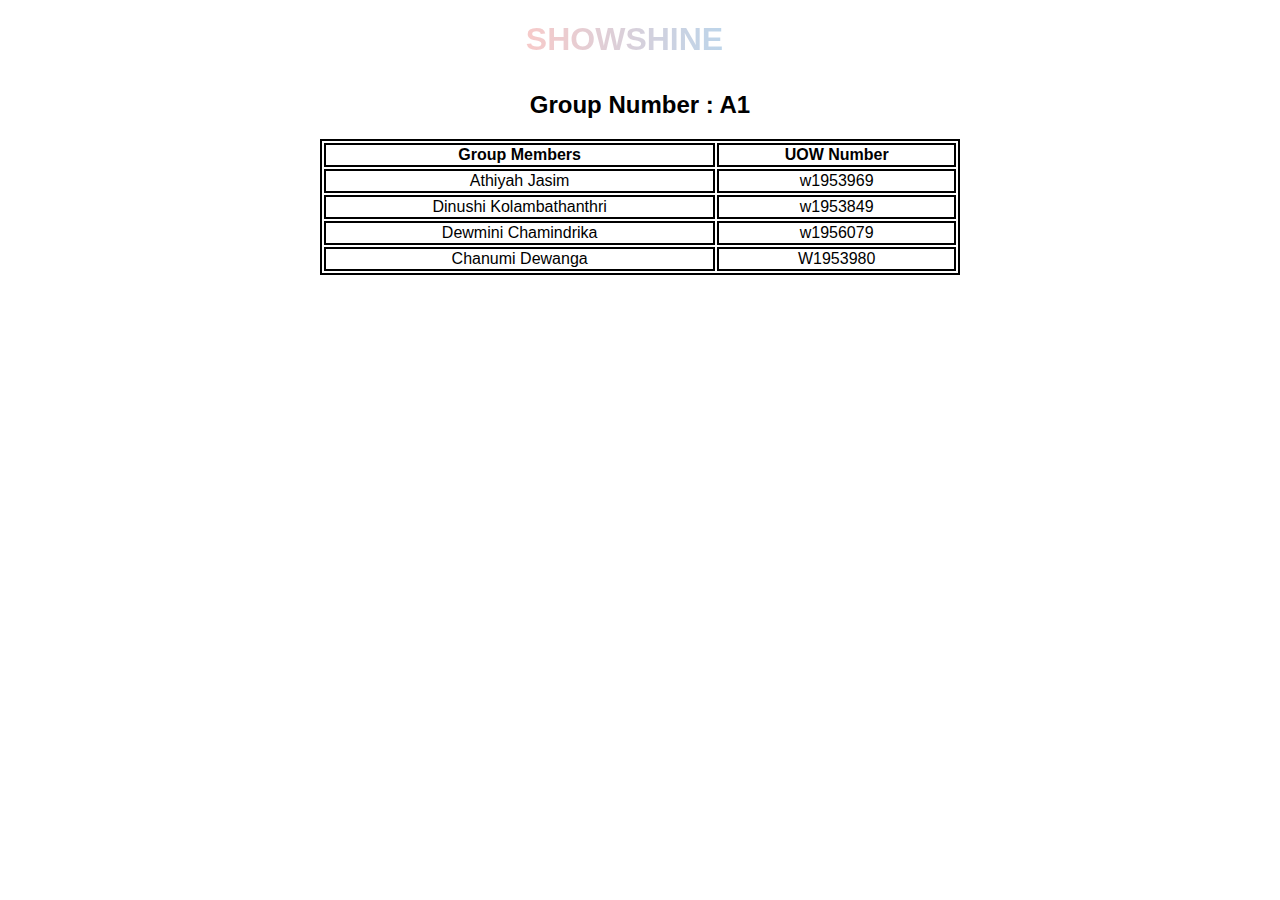
<file: presentetion.html>
<!DOCTYPE html>
<html lang="en">
<head>
    <meta charset="UTF-8">
    <meta http-equiv="X-UA-Compatible" content="IE=edge">
    <meta name="viewport" content="width=device-width, initial-scale=1.0">
    <title>CoureWork Student1</title>
    <link rel="stylesheet" href="presentetion.css">
</head>
<body>
    <header>
        <h1 class="gradient-text"></h1> <a href="#">SHOWSHINE</a>
        <h2>Group Number : A1</h2>
    </header>
    <table style="width: 50%;">
        <tr>
            <th>Group Members</th>
            <th>UOW Number</th>

        </tr>
        <tr>
            <td>Athiyah Jasim</td>
            <td>w1953969</td>
        </tr>
        <tr>
            <td>Dinushi Kolambathanthri</td>
            <td>w1953849</td>
        </tr>
        <tr>
            <td>Dewmini Chamindrika</td>
            <td>w1956079</td>
        </tr>
        <tr>
            <td>Chanumi Dewanga</td>
            <td>W1953980</td>
        </tr>
    </table>
    
</body>
</html>
</file>
<file: buypro.css>
*{
    font-family: sans-serif;
    margin: 0;
    padding: 0;
    scroll-padding-top: 2rem;
    scroll-behavior: smooth;
    box-sizing: border-box;
    list-style: none;
    text-decoration: none;
}
:root {
    --main-color: #ffffff;
    --text-color: #000000;
    --bg-color: #bdd5ea;
    --cl-color: #B4869F;
    --hv-color: #ff0066;
    --txt-color: #727272;
}
img {
    width: 100%;
}
body{
    color: var(--text-color);
}
.container {

    max-width: 1068px;
    margin: auto;
    width: 100%;
}
section {
    padding: 6rem 0 3rem;
}
.shop-header {
    position: absolute;
    /* top: 0;
    left: 0; */
    height: 80px;
    margin-top: 0;
    width: 100%;
    background: var(--bg-color);
    box-shadow: 0 1px 4px hsl(0 4% 15% / 10%);
    z-index: 100;
}
.nav {
    display: flex;
    align-items: center;
    justify-content: space-between;
    padding: 20px 0;
}

.shop {
    font-size: 1.1rem;
    color: var(--text-color);
    font-weight:400;
}
#cart {
    font-size: 1.8rem;
    cursor: pointer;
}
span .quantity {
    background: var(--bg-color);
}
.cart {
    position: fixed;
    top: 0;
    right: -100%;
    width: 350px;
    height: 100px;
    overflow-y: auto;
    min-height: 100vh;
    padding: 18px;
    background: var(--main-color);
    box-shadow: -2px 0 4px hsl(0 4% 15% / 10%);
    transition: 0.4s;
}
.cart.active {
    right: 0;
}
.cart-title {
    text-align: center;
    font-size: 1rem;
    font-weight: 600;
    margin-top: 1.5rem;
}
.cart-box {
    display: grid;
    grid-template-columns: 32% 50% 18%;
    align-items: center;
    gap: 1rem;
    margin-top: 1rem;
}
.cart-img {
    width: 100px;
    height: 100px;
    object-fit: contain;
    padding: 8px;
}
.detail-box {
    display: grid;
    row-gap: 0.5rem;
}
.cart-product-title {
    font-size: 1rem;
}
.cart-price {
    font-weight: 600;
}
.cart-quantity {
    border: 1px solid var(--text-color);
    outline-color: var(--main-color);
    width: 3rem;
    text-align: center;
    font-size: 1rem;
}
.cart-remove {
    font-size: 20px;
    color: var(--hv-color);
    cursor: pointer;
}
.total {
    display: flex;
    justify-content: flex-end;
    margin-top: 1.5rem;
    border-top: 1px solid var(--text-color);
}
.total-title {
    font-size: 1rem;
    font-weight: 600;
}
.total-price {
    margin-left: 0.5rem;
}

.btn-buy {
    display: flex;
    margin: 1.5rem auto 1rem auto;
    padding: 12px 20px;
    border: none;
    background: var(--hv-color);
    color: var(--main-color);
    font-size: 1rem;
    font-weight: 600;
    cursor: pointer;
}
.btn-buy:hover {
    background: var(--txt-color);
}


.a-btn {
    position: absolute;
    align-items: center;
    margin: 1px auto 0 6.5rem;
    padding: 12px 20px;
    border: none;
    background: var(--bg-color);
    text-align: center;
    font-size: 1rem;
    font-weight: 600;
    cursor: pointer;
}

#close-cart {
    position: absolute;
    top: 1.2rem;
    right: 1rem;
    font-size: 1.5rem;
    cursor: pointer;
}
.bx {
    display: flex;
    background-color:var(--main-color);
    justify-content: space-between;
    align-items: center;
    padding: 10px 25px;
    border-radius: 3px;
    width: 80px;
}
img {
    color: var(--main-color);
    /* box-shadow: #727272; */

}
.section-title {
    font-size: 1.5rem;
    font-weight: 600;
    text-align: center;
    margin-bottom: 1rem;
}
.title {
    font-size: 1.2rem;
    font-weight: 500;
    text-align: center;
}
.shop-content {
    display: grid;
    grid-template-columns: repeat(auto-fit, minmax(300px, auto));
    gap: 1.5rem;
}
.product-box {
    position: relative;
}
.product-box:hover {
    padding: 10px;
    border: 1px solid var(--text-color);
    transition: 0.5s;
}
.product-img {
    width: 100%;
    height: auto;
    margin-bottom: 0.5rem;
}
.product-title {
    font-size:1rem;
    font-weight: 600;
    margin-bottom: 0.5rem;
}
.price {
    font-weight: 500;
}
.add-cart {
    position: absolute;
    align-items: center;
    bottom: 0;
    right: 0;
    background: var(--text-color);
    color: var(--main-color);
    padding: 10px 30px;
    cursor: pointer;
}
.add-cart:hover {
   background: var(--txt-color); 
}
</file>
<file: common.css>
@import url(https://fonts.googleapis.com/css2?family=Raleway&display=swap);
* {
  border: 0;
  padding: 0;
  margin: 0;
  box-sizing: border-box;
}

.nav-header {
  background-color: rgba(0, 0, 0, 0.7);
  text-align: left;
  position: relative;
  z-index: 999;
  width: 100%;
  padding: 0.5rem;
}

.gradient-text {
  font-size: 2rem;
  font-weight: bold;
  background-image: linear-gradient(to right, #f4bbba, #a3c5e2);
  background-size: 100%;
  background-clip: text;
  -webkit-background-clip: text;
  color: transparent;
}

.nav-header img {
  width: 60%;
  height: auto;
}

/* creating the nav bar */
.nav-toggle {
  display: none;
}

.nav-toggle-label {
  position: absolute;
  top: 0;
  right: 0;
  margin-right: 1em;
  height: 100%;
  display: flex;
  align-items: center;
}

.nav-toggle-label span,
.nav-toggle-label span::before,
.nav-toggle-label span::after {
  display: block;
  background: white;
  height: 2px;
  width: 2em;
  border-radius: 2px;
  position: relative;
}

.nav-toggle-label span::before,
.nav-toggle-label span::after {
  content: "";
}

.nav-toggle-label span::before {
  bottom: 7px;
}

.nav-toggle-label span::after {
  top: 5px;
}

nav {
  position: absolute;
  text-align: center;
  top: 100%;
  right: 0;
  background-color: rgba(0, 0, 0, 0.7);
  font-family: "Raleway", sans-serif;
  display: flex;
  flex-wrap: wrap;
  justify-content: space-between;
  width: 100%;
  padding: 10px;
  /* keeps 100% of the width and removes the height of the navbar*/
  transform: scale(1, 0);
  transform-origin: top;
  transition: transform 400ms ease-in-out;
}

nav ul {
  margin: 0;
  padding: 0;
  list-style-type: none;
  display: flex;
}

nav li {
  padding: 0;
  margin: 2px 0px 0px 0px;
}

nav a {
  color: white;
  font-size: 1rem;
  text-decoration: none;
  text-transform: uppercase;
  opacity: 0;
  /* shows the opacity in 250 miliseconds once the checkbox is clicked */
  transition: opacity 150ms ease-in-out;
}

.nav-toggle:checked ~ nav {
  transform: scale(1, 1);
}

.nav-toggle:checked ~ nav a {
  opacity: 1;
  /* shows the opacity in 250 miliseconds once the checkbox is clicked */
  transition: opacity 250ms ease-in-out 250ms;
}

nav a:link {
  text-decoration: none;
  padding: 10px;
}

nav a:hover {
  background-color: black;
  border-bottom: 2px solid goldenrod;
  transition: 0.2s ease-out;
}

nav a:active {
  color: white;
  font-weight: 900;
}

.display {
  font-weight: bold;
}

/* end of nav bar */

/* start of footer */

.footer_container {
  line-height: 1.5;
  max-width: 100%;
  margin: auto;
}

.footer_row {
  display: flex;
  flex-wrap: wrap;
  justify-content: space-evenly;
}

ul {
  list-style: none;
}

.footer {
  background-color: #24262b;
  padding: 3rem 0;
}

.footer-col {
  /* flex-basis: 25%; */
  width: 20%;
  padding: 0 1rem;
}

.aboutus {
  width: 35%;
  color: #bbbbbb;
}

.explore {
  width: 15%;
}

.shop-footer {
  width: 15%;
}

.links {
  width: 35%;
}

.footer-col h4 {
  font-size: 18px;
  color: #ffffff;
  text-transform: capitalize;
  margin-bottom: 35px;
  font-weight: 500;
  position: relative;
}

.footer-col h4::before {
  content: "";
  position: absolute;
  left: 0;
  bottom: -10px;
  background-color: #e91e63;
  height: 2px;
  box-sizing: border-box;
  width: 50px;
}

.footer-col ul li:not(:last-child) {
  margin-bottom: 10px;
}

.footer-col ul li a {
  font-size: 16px;
  text-transform: capitalize;
  color: #ffffff;
  text-decoration: none;
  font-weight: 300;
  color: #bbbbbb;
  display: block;
  transition: all 0.3s ease;
}

.footer-col ul li a:hover {
  color: #ffffff;
  padding-left: 8px;
}

.social-links img {
  display: block;
  margin-left: 4px;
  margin-top: 4px;
  width: 80%;
}

.footer-col .social-links a {
  display: inline-block;
  height: 3rem;
  width: 3rem;
  background-color: rgba(255, 255, 255, 0.2);
  margin: 0 10px 10px 0;
  text-align: center;
  line-height: 100px;
  border-radius: 50%;
  color: #ffffff;
  transition: all 0.5s ease;
}

.footer-col .social-links a:hover {
  color: #24262b;
  background-color: #ffffff;
}

hr {
  width: 100%;
  border: 0;
  border-bottom: 1px solid #e91e63;
  margin: 20px auto;
}

.footer_copyright {
  color: #bbbbbb;
  text-align: center;
}

.footer_page_editor {
  text-align: center;
}

.footer_page_editor a {
  text-decoration: none;
  padding: 3rem;
  color: #bbbbbb;
}

.footer_page_editor a:hover {
  text-decoration: underline;
}

/*responsive*/
@media (max-width: 767px) {
  .footer-col {
    width: 50%;
    margin-bottom: 30px;
  }
}
@media (max-width: 574px) {
  .footer-col {
    width: 100%;
  }
}

/* end of footer  */

/* responsive */
@media screen and (min-width: 850px) {
  .nav-toggle-label {
    display: none;
  }

  .nav-header {
    display: grid;
    grid-template-columns: 1fr auto minmax(600px, 3fr);
  }

  .logo {
    grid-column: 1/3;
  }

  nav {
    position: relative;
    text-align: center;
    transition: none;
    transform: scale(1, 1);
    background: none;
    top: initial;
    left: initial;
    grid-column: 3 / 4;
    display: flex;
    justify-content: flex-end;
    padding-left: 10px;
  }

  nav ul {
    display: flex;
  }

  nav li {
    margin-left: 2rem;
    margin-bottom: 0;
  }

  nav a {
    opacity: 1;
    position: relative;
  }
}

@media screen and (max-width: 850px) {
  header img {
    width: 40%;
  }
}
</file>
<file: editor.css>
* {
  border: 0;
  padding: 0;
  margin: 0;
  box-sizing: border-box;
}

body {
  background-color: #afb7ac;
}

header {
  text-align: center;
}

h1 {
  color: #183746;
  padding: 1rem;
}

hr {
  width: 100%;
  border: 0;
  border-bottom: 2px solid #183746;
}

.details {
  background-color: #ccdbdc;
  padding-top: 1rem;
  padding-bottom: 1rem;
}

main {
  padding: 1rem;
}
.content {
  padding: 1rem;
  text-align: center;
}

.content h2 {
  padding: 1rem;
  font-size: 1.5rem;
}

.content p {
  font-size: 1rem;
}

.content-link {
  text-align: center;
  padding: 1rem;
}

.content-link a {
  text-decoration: none;
  color: #0a6825f0;
}

.content-link a:hover {
  text-decoration: underline;
}
</file>
<file: final.css>
@import url(https://fonts.googleapis.com/css2?family=Raleway&display=swap);
* {
  border: 0;
  padding: 0;
  margin: 0;
  box-sizing: border-box;
}

img,
picture {
  max-width: 100%;
  display: block;
}

header {
  background-color: rgba(0, 0, 0, 0.7);
  text-align: left;
  position: fixed;
  z-index: 999;
  width: 100%;
  padding: 0.5rem;
}

header img {
  width: 60%;
  height: auto;
}

/* creating the nav bar */
.nav-toggle {
  display: none;
}

.nav-toggle-label {
  position: absolute;
  top: 0;
  right: 0;
  margin-right: 1em;
  height: 100%;
  display: flex;
  align-items: center;
}

.nav-toggle-label span,
.nav-toggle-label span::before,
.nav-toggle-label span::after {
  display: block;
  background: white;
  height: 2px;
  width: 2em;
  border-radius: 2px;
  position: relative;
}

.nav-toggle-label span::before,
.nav-toggle-label span::after {
  content: "";
}

.nav-toggle-label span::before {
  bottom: 7px;
}

.nav-toggle-label span::after {
  top: 5px;
}

nav {
  position: absolute;
  text-align: center;
  top: 100%;
  right: 0;
  background-color: rgba(0, 0, 0, 0.7);
  font-family: "Raleway", sans-serif;
  display: flex;
  flex-wrap: wrap;
  justify-content: space-between;
  width: 100%;
  padding: 10px;
  /* keeps 100% of the width and removes the height of the navbar*/
  transform: scale(1, 0);
  transform-origin: top;
  transition: transform 400ms ease-in-out;
}

nav ul {
  margin: 0;
  padding: 0;
  list-style-type: none;
  display: flex;
}

nav li {
  padding: 0;
  margin: 2px 0px 0px 0px;
}

nav a {
  color: white;
  font-size: 1rem;
  text-decoration: none;
  text-transform: uppercase;
  opacity: 0;
  /* shows the opacity in 250 miliseconds once the checkbox is clicked */
  transition: opacity 150ms ease-in-out;
}

.nav-toggle:checked ~ nav {
  transform: scale(1, 1);
}

.nav-toggle:checked ~ nav a {
  opacity: 1;
  /* shows the opacity in 250 miliseconds once the checkbox is clicked */
  transition: opacity 250ms ease-in-out 250ms;
}

nav a:link {
  text-decoration: none;
  padding: 10px;
}

nav a:hover {
  background-color: black;
  border-bottom: 2px solid goldenrod;
  transition: 0.2s ease-out;
}

nav a:active {
  color: white;
  font-weight: 900;
}

.display {
  font-weight: bold;
}

/* end of nav bar */

/* start of footer */

.footer_container {
  line-height: 1.5;
  max-width: 100%;
  margin: auto;
}

.footer_row {
  display: flex;
  flex-wrap: wrap;
  justify-content: space-evenly;
}

ul {
  list-style: none;
}

.footer {
  background-color: #24262b;
  padding: 3rem 0;
}

.footer-col {
  /* flex-basis: 25%; */
  width: 20%;
  padding: 0 1rem;
}

.aboutus {
  width: 35%;
  color: #bbbbbb;
}

.explore {
  width: 15%;
}

.shop {
  width: 15%;
}

.links {
  width: 35%;
}

.footer-col h4 {
  font-size: 18px;
  color: #ffffff;
  text-transform: capitalize;
  margin-bottom: 35px;
  font-weight: 500;
  position: relative;
}

.footer-col h4::before {
  content: "";
  position: absolute;
  left: 0;
  bottom: -10px;
  background-color: #e91e63;
  height: 2px;
  box-sizing: border-box;
  width: 50px;
}

.footer-col ul li:not(:last-child) {
  margin-bottom: 10px;
}

.footer-col ul li a {
  font-size: 16px;
  text-transform: capitalize;
  color: #ffffff;
  text-decoration: none;
  font-weight: 300;
  color: #bbbbbb;
  display: block;
  transition: all 0.3s ease;
}

.footer-col ul li a:hover {
  color: #ffffff;
  padding-left: 8px;
}

.social-links img {
  display: block;
  margin-left: 4px;
  margin-top: 4px;
  width: 80%;
}

.footer-col .social-links a {
  display: inline-block;
  height: 3rem;
  width: 3rem;
  background-color: rgba(255, 255, 255, 0.2);
  margin: 0 10px 10px 0;
  text-align: center;
  line-height: 100px;
  border-radius: 50%;
  color: #ffffff;
  transition: all 0.5s ease;
}

.footer-col .social-links a:hover {
  color: #24262b;
  background-color: #ffffff;
}

hr {
  width: 100%;
  border: 0;
  border-bottom: 1px solid #e91e63;
  margin: 20px auto;
}

.footer_copyright {
  color: #bbbbbb;
  text-align: center;
}

.footer_page_editor {
  text-align: center;
}

.footer_page_editor a {
  text-decoration: none;
  padding: 3rem;
  color: #bbbbbb;
}

.footer_page_editor a:hover {
  text-decoration: underline;
}

/*responsive*/
@media (max-width: 767px) {
  .footer-col {
    width: 50%;
    margin-bottom: 30px;
  }
}
@media (max-width: 574px) {
  .footer-col {
    width: 100%;
  }
}

/* end of footer  */

/* responsive */
@media screen and (min-width: 850px) {
  .nav-toggle-label {
    display: none;
  }

  header {
    display: grid;
    grid-template-columns: 1fr auto minmax(600px, 3fr);
  }

  .logo {
    grid-column: 1/3;
  }

  nav {
    position: relative;
    text-align: center;
    transition: none;
    transform: scale(1, 1);
    background: none;
    top: initial;
    left: initial;
    grid-column: 3 / 4;
    display: flex;
    justify-content: flex-end;
    padding-left: 10px;
  }

  nav ul {
    display: flex;
  }

  nav li {
    margin-left: 2rem;
    margin-bottom: 0;
  }

  nav a {
    opacity: 1;
    position: relative;
  }
}

@media screen and (max-width: 850px) {
  header img {
    width: 40%;
  }
}





.container {
    padding-top: 600px;
    display: flex;
    justify-content: center;
    align-items: center;
    padding: 25px;
    min-height: 100vh;
    background: var(--main-color);
    padding-bottom: 70px;
}

html {
    height: 100%;
}
body {
    margin: 0;
    padding: 0;
    font-family: sans-serif;
    background: linear-gradient(#141e30,#243b55);
}
h1 {
    color: #ffff;
    text-align: center;
}
p {
    color: #ffff;
}
.thankyou-box {
    position: absolute;
    top:50%;
    left: 50%;
    width: 400px;
    padding: 40px;
    transform: translate(-50%, -50%);
    background: rgba(0,0,0,.5);
}
h2 {
    margin: 0 0 30px;
    padding-bottom: 10px;
    color: #ffff;
    text-align: center;
}
.thankyou-box form {
    text-align: center;
}
</file>
<file: kdrama.css>
*{
    font-family: sans-serif;
    margin: 0;
    padding: 0;
    scroll-padding-top: 2rem;
    scroll-behavior: smooth;
    box-sizing: border-box;
    list-style: none;
    text-decoration: none;
}
:root {
    --main-color: #ffffff;
    --text-color: #000000;
    --bg-color: #bdd5ea;
    --cl-color: #B4869F;
    --hv-color: #ff0066;
    --txt-color: #3b3b3b;
}
a {
    text-decoration: none;
}
/* ul {
    list-style: none;
} */
body {
    margin: 0px;
    padding: 0px;
    background: var(--main-color);
}
#blog {
    display: flex;
    justify-content: center;
    align-items: center;
    flex-direction: column;
    padding: 40px;
    border-bottom: 1px solid var(--text-color);
}
.kdrama-heading {
    display: flex;
    justify-content: center;
    align-items: center;
    flex-direction: column;
}
.kdrama-heading span {
    color: var(--bg-color);
}
.kdrama-heading h3 {
    font-size: 2rem;
    color: var(--cl-color);
    font-weight: 600;
}
.kdrama-container {
    display: flex;
    justify-content: center;
    align-items: center;
    margin: 20px 0px;
    flex-wrap: wrap;
}
.kdrama-box {
    width: 350px;
    border: 1px solid #eae8e8;
    margin: 20px;
}
.kdrama-img {
    width: 100%;
    height: auto;
}
.kdrama-img img {
    width: 100%;
    height: auto;
    object-fit: cover;
    object-position: center;
}
.kdrama-text {
    padding: 30px;
    display: flex;
    flex-direction: column;
}
/* .blog-text span {
    color: var(--text-color);
    font-size: 1rem;
} */
.kdrama-text .blog-title {
    text-align: center;
    font-size: 1.2rem;
    font-weight: 500;
    color: var(--text-color);
    border-bottom: 1px solid var(--text-color);
}
.kdrama-text .blog-title:hover{
    color: var(--hv-color);
    transition: 0.3s;
    cursor: pointer;
}
.kdrama-text p {
    color: var(--txt-color);
    font-size: 1rem;
    display: block;
    padding-top: 20px;
    /* display: -webkit-box;
    -webkit-line-clamp: 3;
    -webkit-box-orient: vertical;
    overflow: hidden;
    text-overflow: ellipsis;
    margin: 20px 0px; */
}
.kdrama-text a {
    color: var(--text-color);
    padding-top: 15px;
}
.kdrama-text a:hover {
    color: var(--hv-color);
    transition: 0.3s;
}
@media(max-width:1250px) {
    .kdrama-box {
        width: 300px;
    }
}
@media(max-width:1100px) {
    .kdrama-box {
        width: 70%;
    }
}
@media(max-width:550px) {
    .kdrama-box {
        margin: 20px 10px;
        width: 100%;
    }
}
#kdrama {
    padding: 20px;
}
</file>
<file: presentetion.css>
body{
    margin: 0;
    padding: 0;
    font-family: sans-serif;
    background-color: #ffffff;
}

.gradient-text {
  text-align: center;
}
a {
  right: 43.5%;
  position: absolute;
  text-align: center;
  align-items: center;
  font-size: 2rem;
  font-weight: bold;
  background-image: linear-gradient(to right, #f7cac9, #bdd5ea);
  background-size: 100%;
  background-clip: text;
  -webkit-background-clip: text;
  color: transparent;
}
h2 {
  padding-top: 70px;
  text-align: center;
}

table, th, td {
  table-layout: auto;
  margin-left: auto;
  margin-right: auto;
  border:2px solid #000000;
  color: #000000;
  text-align: center;
    
}
</file>
